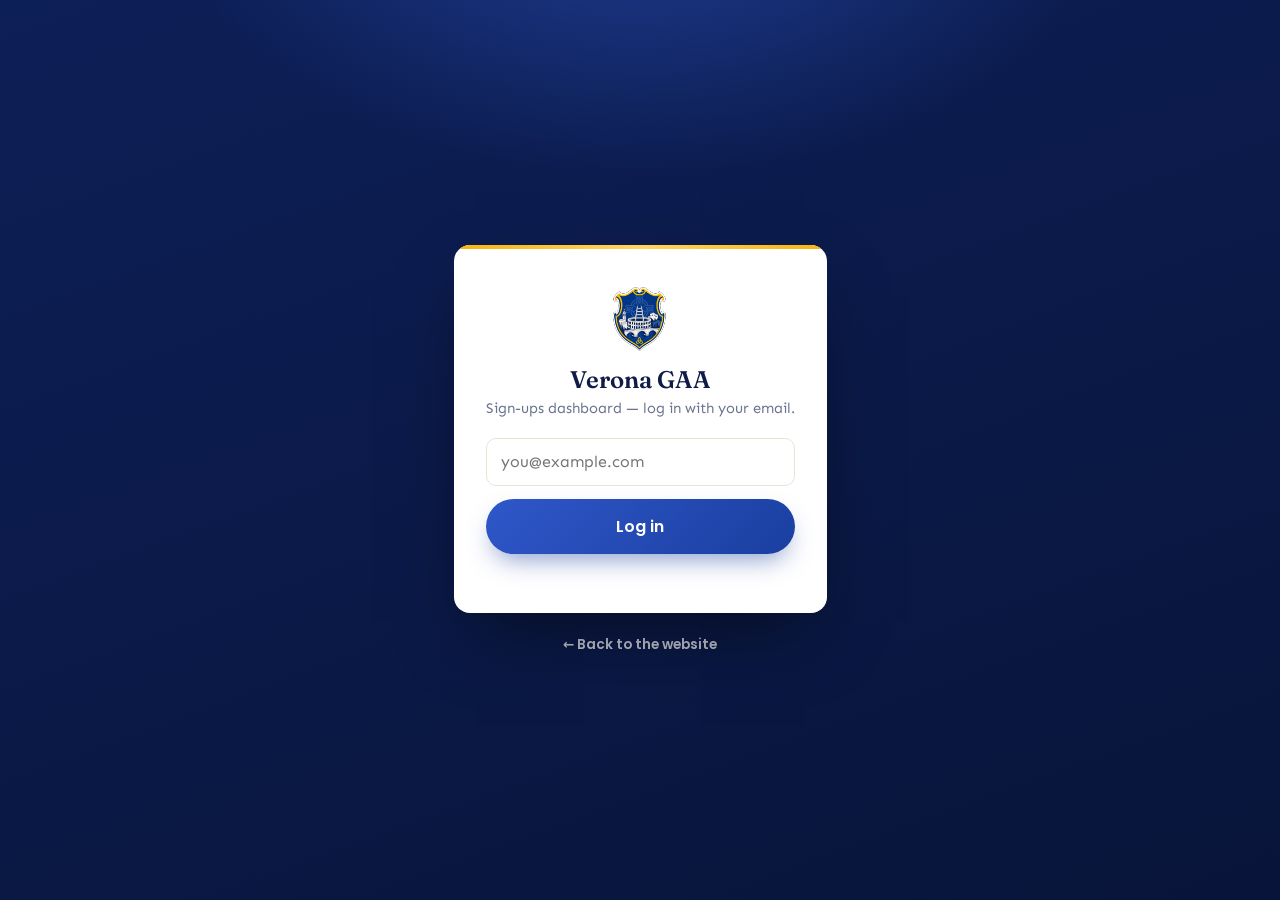
<file: admin.html>
<!DOCTYPE html>
<html lang="en">
<head>
  <meta charset="UTF-8" />
  <meta name="viewport" content="width=device-width, initial-scale=1.0" />
  <meta name="robots" content="noindex, nofollow" />
  <title>Verona GAA — Sign-ups</title>
  <link rel="preconnect" href="https://fonts.googleapis.com" />
  <link rel="preconnect" href="https://fonts.gstatic.com" crossorigin />
  <link href="https://fonts.googleapis.com/css2?family=Fraunces:opsz,wght@9..144,500;9..144,600&family=Poppins:wght@500;600;700&family=Sen:wght@400;600;700&display=swap" rel="stylesheet" />
  <style>
    :root {
      --ink:#101c47; --body:#414b66; --muted:#6b7590;
      --brand:#1a3fa0; --brand-2:#2f57c9; --accent:#d99a00; --accent-lite:#f6b40e;
      --bg:#f4f2e9; --card:#ffffff; --line:#e7e4d6; --track:#eef0f6;
      --good:#1f7a3d; --font-display:"Fraunces",Georgia,serif; --font-head:"Poppins",system-ui,sans-serif; --font-body:"Sen",system-ui,sans-serif;
      --radius:16px; --shadow:0 14px 34px -16px rgba(13,31,87,.22);
    }
    * { box-sizing:border-box; }
    body { margin:0; font-family:var(--font-body); color:var(--body); background:var(--bg); -webkit-font-smoothing:antialiased; }
    h1,h2,h3 { color:var(--ink); margin:0; }
    a { color:var(--brand); }

    /* ---- Gate ---- */
    .gate {
      min-height:100vh; display:grid; place-items:center; padding:1.5rem;
      background:
        radial-gradient(760px 460px at 50% -12%, rgba(47,87,201,.55), transparent 62%),
        linear-gradient(160deg, #0d1f57 0%, #081439 100%);
    }
    .gate-wrap { display:flex; flex-direction:column; align-items:center; }
    .gate-card { position:relative; overflow:hidden; width:min(400px,100%); background:var(--card); border-radius:var(--radius); box-shadow:0 30px 70px -22px rgba(0,0,0,.55); padding:2.5rem 2rem 2.2rem; text-align:center; }
    .gate-card::before { content:""; position:absolute; top:0; left:0; right:0; height:4px; background:linear-gradient(90deg,#f6b40e,#ffd45e,#f6b40e); }
    .gate-back { display:inline-flex; align-items:center; gap:.4rem; margin-top:1.4rem; color:rgba(255,255,255,.72); text-decoration:none; font-family:var(--font-head); font-weight:600; font-size:.85rem; transition:color .2s; }
    .gate-back:hover { color:#fff; }
    .gate-card h1 { font-family:var(--font-display); font-weight:600; font-size:1.5rem; margin-bottom:.3rem; }
    .gate-crest { height:66px; width:auto; display:block; margin:0 auto .9rem; }
    header.bar .brand { display:flex; align-items:center; gap:.9rem; }
    header.bar .brand-crest { height:56px; width:auto; }
    .gate-card p { color:var(--muted); font-size:.92rem; margin:0 0 1.3rem; }
    .gate input { width:100%; padding:.85rem .9rem; font:inherit; border:1.5px solid var(--line); border-radius:10px; margin-bottom:.8rem; }
    .gate input:focus { outline:none; border-color:var(--brand); box-shadow:0 0 0 3px rgba(26,63,160,.15); }
    .gate button { width:100%; padding:.95rem; border:0; border-radius:999px; background:linear-gradient(135deg,var(--brand-2),var(--brand)); color:#fff; font-family:var(--font-head); font-weight:600; font-size:1rem; cursor:pointer; box-shadow:0 12px 26px -8px rgba(26,63,160,.55); transition:filter .2s, transform .12s; }
    .gate button:hover { filter:brightness(1.06); }
    .gate button:active { transform:translateY(1px); }
    .gate .err { color:#a3271a; font-size:.88rem; min-height:1.2em; margin:.4rem 0 0; }

    /* ---- Dashboard ---- */
    .wrap { max-width:1080px; margin:0 auto; padding:clamp(1.2rem,4vw,2.4rem); }
    header.bar { display:flex; align-items:center; gap:1rem; flex-wrap:wrap; margin-bottom:1.6rem; }
    header.bar h1 { font-family:var(--font-display); font-weight:600; font-size:clamp(1.5rem,4vw,2rem); }
    header.bar .sub { color:var(--muted); font-size:.9rem; }
    header.bar .actions { margin-left:auto; display:flex; gap:.5rem; }
    .btn { font-family:var(--font-head); font-weight:600; font-size:.86rem; padding:.55rem 1rem; border-radius:999px; border:1px solid var(--line); background:var(--card); color:var(--ink); cursor:pointer; text-decoration:none; display:inline-block; }
    .btn:hover { border-color:var(--brand); color:var(--brand); }
    .btn-primary { background:var(--brand); color:#fff; border-color:var(--brand); }
    .btn-primary:hover { color:#fff; background:var(--brand-2); }

    .tiles { display:grid; grid-template-columns:repeat(auto-fit,minmax(150px,1fr)); gap:1rem; margin-bottom:1.4rem; }
    .tile { background:var(--card); border:1px solid var(--line); border-radius:var(--radius); padding:1.2rem 1.3rem; box-shadow:var(--shadow); }
    .tile .k { font-family:var(--font-head); font-weight:600; font-size:.72rem; letter-spacing:.08em; text-transform:uppercase; color:var(--muted); }
    .tile .v { font-family:var(--font-display); font-weight:600; font-size:2.4rem; line-height:1.05; color:var(--ink); margin-top:.2rem; }
    .tile .d { font-size:.82rem; color:var(--muted); margin-top:.15rem; }
    .tile.accent .v { color:var(--brand); }

    .grid { display:grid; grid-template-columns:1fr 1fr; gap:1.2rem; margin-bottom:1.4rem; }
    @media (max-width:720px){ .grid { grid-template-columns:1fr; } }
    .panel { background:var(--card); border:1px solid var(--line); border-radius:var(--radius); padding:1.3rem 1.4rem; box-shadow:var(--shadow); }
    .panel h2 { font-family:var(--font-head); font-weight:700; font-size:.82rem; letter-spacing:.06em; text-transform:uppercase; color:var(--muted); margin-bottom:1rem; }

    /* horizontal magnitude bars (single hue; length = value, labels direct) */
    .bars { display:flex; flex-direction:column; gap:.7rem; }
    .row { display:grid; grid-template-columns:96px 1fr auto; align-items:center; gap:.7rem; }
    .row .lbl { font-size:.9rem; color:var(--body); }
    .row .track { height:12px; background:var(--track); border-radius:999px; overflow:hidden; }
    .row .fill { height:100%; background:linear-gradient(90deg,var(--brand-2),var(--brand)); border-radius:999px; min-width:4px; transition:width .5s cubic-bezier(.2,.7,.2,1); }
    .row .num { font-family:var(--font-head); font-weight:600; font-size:.86rem; color:var(--ink); min-width:2ch; text-align:right; }

    /* over-time columns */
    .cols { display:flex; align-items:flex-end; gap:4px; height:120px; }
    .col { flex:1; display:flex; flex-direction:column; justify-content:flex-end; align-items:center; gap:4px; height:100%; }
    .col .bar { width:100%; max-width:20px; background:linear-gradient(180deg,var(--brand-2),var(--brand)); border-radius:4px 4px 0 0; min-height:2px; transition:height .5s cubic-bezier(.2,.7,.2,1); }
    .col .cap { font-size:.62rem; color:var(--muted); white-space:nowrap; }
    .empty { color:var(--muted); font-size:.9rem; padding:1rem 0; text-align:center; }

    /* table */
    .tablewrap { background:var(--card); border:1px solid var(--line); border-radius:var(--radius); box-shadow:var(--shadow); overflow-x:auto; }
    table { border-collapse:collapse; width:100%; min-width:820px; font-size:.86rem; }
    th,td { text-align:left; padding:.7rem .85rem; border-bottom:1px solid var(--line); white-space:nowrap; }
    th { font-family:var(--font-head); font-weight:600; font-size:.72rem; letter-spacing:.05em; text-transform:uppercase; color:var(--muted); position:sticky; top:0; background:var(--card); }
    tbody tr:hover { background:#faf9f3; }
    .pill { display:inline-block; font-size:.72rem; font-weight:600; font-family:var(--font-head); padding:.15rem .5rem; border-radius:999px; background:var(--track); color:var(--brand); }
    .pill.u18 { background:#fdf0d6; color:var(--accent); }
    .hide { display:none !important; }
    .qhead { font-family:var(--font-display); font-weight:600; font-size:1.4rem; color:var(--ink); margin:2.2rem 0 1rem; display:flex; align-items:center; gap:.7rem; }
    .qhead .qactions { margin-left:auto; display:flex; gap:.5rem; flex-wrap:wrap; }
    .qhead .btn { font-size:.76rem; padding:.42rem .85rem; }
    .qhead .btn[disabled] { opacity:.6; cursor:default; }
    .qnote { font-size:.84rem; color:var(--muted); margin:-.4rem 0 .9rem; }
    .qnote a { color:var(--brand); }
    /* English translation shown under a message */
    .xl { margin-top:.5rem; padding:.5rem .65rem; background:#eef2fb; border-left:3px solid var(--brand-2); border-radius:6px; color:var(--ink); }
    .xl b { font-family:var(--font-head); font-size:.64rem; letter-spacing:.08em; color:var(--brand); margin-right:.45rem; vertical-align:middle; }
    .xl-link { display:inline-block; margin-top:.4rem; font-size:.78rem; }
    .qcount { font-family:var(--font-head); font-weight:600; font-size:.8rem; color:var(--muted); background:var(--track); padding:.15rem .55rem; border-radius:999px; vertical-align:middle; margin-left:.4rem; }
    .qsub { font-family:var(--font-body); font-weight:400; font-size:.86rem; color:var(--muted); }
    .msgtable td.msg, .msgtable th.msg { white-space:normal; min-width:280px; max-width:520px; }
    /* Replied marker: shared across admins so nobody answers a question twice */
    .msgtable tr.done td:not(.status) { opacity:.55; }
    .rbtn { font-family:var(--font-head); font-weight:600; font-size:.74rem; padding:.3rem .7rem; border-radius:999px; border:1px solid var(--line); background:var(--card); color:var(--ink); cursor:pointer; }
    .rbtn:hover { border-color:var(--good); color:var(--good); }
    .rbtn[disabled] { opacity:.6; cursor:default; }
    .pill.ok { background:#e3f3e8; color:var(--good); }
    .rby { font-size:.74rem; color:var(--muted); margin-top:.2rem; }
    .rundo { border:0; background:none; padding:0; margin-left:.35rem; font:inherit; font-size:.74rem; color:var(--brand); text-decoration:underline; cursor:pointer; }
    .qsub.wait { color:var(--accent); font-weight:600; }
    .acctable { min-width:0; }
    footer { color:var(--muted); font-size:.78rem; text-align:center; margin:1.6rem 0 0; }
  </style>
</head>
<body>
  <!-- ===== Desktop-only notice ===== -->
  <section class="gate hide" id="deskonly">
    <div class="gate-wrap">
      <div class="gate-card">
        <img class="gate-crest" src="/assets/crest.png" alt="Verona GAA crest" onerror="this.style.display='none'" />
        <h1>Verona GAA</h1>
        <p>The sign-ups dashboard is available on <strong>desktop only</strong>.<br/>Please open this page on a computer.</p>
      </div>
      <a class="gate-back" href="/">&larr; Back to the website</a>
    </div>
  </section>

  <!-- ===== Login gate ===== -->
  <section class="gate" id="gate">
    <div class="gate-wrap">
      <form class="gate-card" id="gate-form">
        <img class="gate-crest" src="/assets/crest.png" alt="Verona GAA crest" onerror="this.style.display='none'" />
        <h1>Verona GAA</h1>
        <p>Sign-ups dashboard — log in with your email.</p>
        <input type="email" id="email" autocomplete="email" autocapitalize="none" spellcheck="false" placeholder="you@example.com" required />
        <button type="submit">Log in</button>
        <p class="err" id="gate-err"></p>
      </form>
      <a class="gate-back" href="/">&larr; Back to the website</a>
    </div>
  </section>

  <!-- ===== Dashboard ===== -->
  <main class="wrap hide" id="dash">
    <header class="bar">
      <div class="brand">
        <img class="brand-crest" src="/assets/crest.png" alt="Verona GAA crest" onerror="this.style.display='none'" />
        <div>
          <h1>Welcome to Verona GAA</h1>
          <div class="sub">Sign-ups dashboard · <span id="updated"></span></div>
        </div>
      </div>
      <div class="actions">
        <a class="btn" href="/">View site &#8599;</a>
        <button class="btn" id="refresh">Refresh</button>
        <button class="btn" id="csv">Export sign-ups</button>
        <button class="btn btn-primary" id="all-export" title="Every unique email from sign-ups, questions and the mailing list, as a CSV">Export all emails</button>
        <button class="btn" id="all-copy" title="Copy every unique email, comma-separated, to paste into the BCC of an invitation">Copy emails for BCC</button>
        <button class="btn" id="logout">Log out</button>
      </div>
    </header>

    <div class="tiles" id="tiles"></div>

    <div class="grid">
      <div class="panel">
        <h2>Sign-ups over time · last 14 days</h2>
        <div id="overtime"></div>
      </div>
      <div class="panel">
        <h2>Sport interest</h2>
        <div class="bars" id="sports"></div>
      </div>
      <div class="panel">
        <h2>Registering as</h2>
        <div class="bars" id="roles"></div>
      </div>
      <div class="panel">
        <h2>Page language</h2>
        <div class="bars" id="langs"></div>
      </div>
    </div>

    <div class="tablewrap">
      <table id="table">
        <thead><tr>
          <th>When</th><th>Name</th><th>Email</th><th>Phone</th><th>Role</th>
          <th>Sports</th><th>DOB</th><th>U18</th><th>Player (U18)</th><th>Lang</th><th>Consent</th>
        </tr></thead>
        <tbody id="tbody"></tbody>
      </table>
    </div>

    <h2 class="qhead">Questions <span class="qcount" id="msg-count">0</span> <span class="qsub" id="msg-awaiting"></span>
      <span class="qactions">
        <button class="btn btn-primary" id="msg-translate" type="button">Translate to English</button>
        <button class="btn" id="msg-export" type="button">Export CSV</button>
      </span>
    </h2>
    <p class="qnote" id="msg-note" hidden></p>
    <div class="tablewrap">
      <table class="msgtable">
        <thead><tr><th>Replied</th><th>When</th><th>Name</th><th>Email</th><th>Lang</th><th class="msg">Message</th></tr></thead>
        <tbody id="msg-tbody"></tbody>
      </table>
    </div>

    <h2 class="qhead">Mailing list <span class="qcount" id="sub-count">0</span> <span class="qsub">emails left in the pop-up shown when visitors leave the site</span> <span class="qactions"><button class="btn" id="sub-export" type="button">Export CSV</button></span></h2>
    <div class="tablewrap">
      <table>
        <thead><tr><th>When</th><th>Email</th><th>Language</th></tr></thead>
        <tbody id="sub-tbody"></tbody>
      </table>
    </div>

    <h2 class="qhead">Who has access <span class="qcount" id="acc-count">0</span> <span class="qsub">emails that can log in to this dashboard (the <code>ADMIN_EMAILS</code> setting in Vercel)</span> <span class="qactions"><button class="btn" id="acc-copy" type="button">Copy list</button></span></h2>
    <p class="qnote" id="acc-note" hidden></p>
    <div class="tablewrap">
      <table class="acctable">
        <thead><tr><th>#</th><th>Email</th></tr></thead>
        <tbody id="acc-tbody"></tbody>
      </table>
    </div>

    <footer>Personal data — keep this page private. Sign-ups, questions and subscribers are stored on your Vercel database.</footer>
  </main>

  <script>
  (function () {
    var K_USER = "vg_admin_user", K_KEY = "vg_admin_key";
    var gate = document.getElementById("gate");
    var dash = document.getElementById("dash");
    var deskonly = document.getElementById("deskonly");
    var items = [], msgs = [], subs = [];
    var authed = false;

    function esc(s){ return String(s==null?"":s).replace(/[&<>"]/g,function(c){return {"&":"&amp;","<":"&lt;",">":"&gt;",'"':"&quot;"}[c];}); }

    async function load(user, pw) {
      var res = await fetch("/api/submissions", { headers: { "x-admin-user": user, "x-admin-key": pw } });
      if (res.status === 401) throw new Error("That email isn't on the access list.");
      if (!res.ok) throw new Error("Couldn't load (error " + res.status + ").");
      var json = await res.json();
      return json.items || [];
    }

    function fmtDate(iso){ var d=new Date(iso); if(isNaN(d)) return ""; return d.toLocaleDateString(undefined,{day:"2-digit",month:"short"})+" "+d.toLocaleTimeString(undefined,{hour:"2-digit",minute:"2-digit"}); }

    function tile(k,v,d,accent){ return '<div class="tile'+(accent?" accent":"")+'"><div class="k">'+k+'</div><div class="v">'+v+'</div>'+(d?'<div class="d">'+d+'</div>':'')+'</div>'; }

    function bars(el, rows){
      var max = Math.max(1, Math.max.apply(null, rows.map(function(r){return r.value;})));
      el.innerHTML = rows.map(function(r){
        var pct = Math.round((r.value/max)*100);
        return '<div class="row"><span class="lbl">'+esc(r.label)+'</span>'+
               '<span class="track"><span class="fill" style="width:'+pct+'%"></span></span>'+
               '<span class="num">'+r.value+'</span></div>';
      }).join("");
    }

    function overtime(el, list){
      var days=[], now=new Date(); now.setHours(0,0,0,0);
      for (var i=13;i>=0;i--){ var d=new Date(now); d.setDate(now.getDate()-i); days.push({d:d,c:0}); }
      list.forEach(function(it){
        var t=new Date(it.received_at); if(isNaN(t)) return; t.setHours(0,0,0,0);
        for (var j=0;j<days.length;j++){ if(days[j].d.getTime()===t.getTime()){ days[j].c++; break; } }
      });
      var max=Math.max(1, Math.max.apply(null, days.map(function(x){return x.c;})));
      el.innerHTML = '<div class="cols">'+days.map(function(x){
        var h=Math.round((x.c/max)*100);
        var cap=(x.d.getDate()===1||x.d.getDay()===1)?x.d.toLocaleDateString(undefined,{day:"numeric",month:"short"}):"";
        return '<div class="col" title="'+x.d.toDateString()+': '+x.c+'"><div class="bar" style="height:'+h+'%"></div><div class="cap">'+cap+'</div></div>';
      }).join("")+'</div>';
    }

    function countBy(list, fn){ var m={}; list.forEach(function(it){ var k=fn(it); if(k==null) return; m[k]=(m[k]||0)+1; }); return m; }

    // Stat tiles. "Total sign-ups" = registration form + mailing list (the
    // pop-up), with the split underneath. Re-run whenever either list loads.
    function renderTiles(){
      var list = items, weekAgo = Date.now() - 7*24*3600*1000;
      var inWeek = function(it){ return new Date(it.received_at).getTime() >= weekAgo; };
      var total = list.length + subs.length;
      var thisWeek = list.filter(inWeek).length + subs.filter(inWeek).length;
      var players = list.filter(function(it){ return it.role==="player"; }).length;
      var u18 = list.filter(function(it){ return it.registering_for_u18==="yes"; }).length;
      document.getElementById("updated").textContent =
        list.length + " registered · " + subs.length + " on the mailing list · updated " + new Date().toLocaleTimeString();
      document.getElementById("tiles").innerHTML =
        tile("Total sign-ups", total, list.length + " registered · " + subs.length + " mailing list", true) +
        tile("This week", thisWeek, "last 7 days, both lists") +
        tile("Players", players, "of " + list.length + " registered") +
        tile("Under-18", u18, "parent-registered");
    }

    function render(list){
      items = list;
      renderTiles();

      overtime(document.getElementById("overtime"), list);

      var sportsMap = {"gaelic-football":0,"hurling":0,"camogie":0,"handball":0,"rounders":0,"not-sure":0};
      list.forEach(function(it){ (it.sports_interested||[]).forEach(function(s){ if(s in sportsMap) sportsMap[s]++; }); });
      bars(document.getElementById("sports"), [
        {label:"Football", value:sportsMap["gaelic-football"]},
        {label:"Hurling", value:sportsMap["hurling"]},
        {label:"Camogie", value:sportsMap["camogie"]},
        {label:"Handball", value:sportsMap["handball"]},
        {label:"Rounders", value:sportsMap["rounders"]},
        {label:"Not sure", value:sportsMap["not-sure"]},
      ]);

      var roleMap = countBy(list, function(it){ return it.role||"—"; });
      bars(document.getElementById("roles"), [
        {label:"Player", value:roleMap["player"]||0},
        {label:"Social", value:roleMap["social"]||0},
        {label:"Volunteer", value:roleMap["administrator"]||0},
      ]);

      var langMap = countBy(list, function(it){ return (it.page_language||"").toLowerCase(); });
      bars(document.getElementById("langs"), [
        {label:"English", value:langMap["en"]||0},
        {label:"Italiano", value:langMap["it"]||0},
      ]);

      var tb = document.getElementById("tbody");
      if (!list.length) { tb.innerHTML = '<tr><td colspan="11" class="empty">No sign-ups yet.</td></tr>'; return; }
      tb.innerHTML = list.map(function(it){
        return '<tr>'+
          '<td>'+esc(fmtDate(it.received_at))+'</td>'+
          '<td>'+esc(it.contact_name)+'</td>'+
          '<td><a href="mailto:'+esc(it.email)+'">'+esc(it.email)+'</a></td>'+
          '<td>'+esc(it.contact_number)+'</td>'+
          '<td>'+esc(it.role)+'</td>'+
          '<td>'+esc((it.sports_interested||[]).join(", "))+'</td>'+
          '<td>'+esc(it.date_of_birth)+'</td>'+
          '<td>'+(it.registering_for_u18==="yes"?'<span class="pill u18">U18</span>':'')+'</td>'+
          '<td>'+esc(it.player_name)+(it.player_dob?' ('+esc(it.player_dob)+')':'')+'</td>'+
          '<td><span class="pill">'+esc((it.page_language||"").toUpperCase())+'</span></td>'+
          '<td>'+esc(it.consent)+'</td>'+
        '</tr>';
      }).join("");
    }

    var SIGNUP_COLS = ["received_at","contact_name","email","contact_number","role","sports_interested","date_of_birth","registering_for_u18","player_name","player_dob","page_language","consent"];
    var MSG_COLS = ["received_at","name","email","message","message_en","page_language","replied_by","replied_at"];
    var SUB_COLS = ["received_at","email","page_language"];
    var ALL_COLS = ["email","name","page_language","sources","received_at"];

    // One row per unique email (case-insensitive) across sign-ups, questions and
    // the mailing list, for sending invitations. Keeps the first name found and
    // the earliest date, and lists every place the person appears in "sources".
    function allContacts(){
      var byEmail = {};
      function add(email, name, lang, when, source){
        var key = String(email||"").trim().toLowerCase();
        if (!key) return;
        var c = byEmail[key];
        if (!c) c = byEmail[key] = { email: key, name: "", page_language: "", sources: [], received_at: when };
        if (!c.name && name) c.name = name;
        if (!c.page_language && lang) c.page_language = String(lang).toUpperCase();
        if (c.sources.indexOf(source) === -1) c.sources.push(source);
        if (when && (!c.received_at || new Date(when) < new Date(c.received_at))) c.received_at = when;
      }
      items.forEach(function(it){ add(it.email, it.contact_name, it.page_language, it.received_at, "sign-up"); });
      msgs.forEach(function(it){ add(it.email, it.name, it.page_language, it.received_at, "question"); });
      subs.forEach(function(it){ add(it.email, "", it.page_language, it.received_at, "mailing list"); });
      return Object.keys(byEmail).map(function(k){ return byEmail[k]; });
    }

    // CSV with a leading "#" column. Rows are ordered oldest → newest and
    // numbered 1..N, so a person's number stays the same as new entries arrive.
    function toCSV(list, cols){
      var head = ["#"].concat(cols).join(",");
      var ordered = list.slice().sort(function(a,b){
        return (new Date(a.received_at).getTime()||0) - (new Date(b.received_at).getTime()||0);
      });
      var rows = ordered.map(function(it, i){
        return [String(i+1)].concat(cols.map(function(c){
          var v = it[c]; if (Array.isArray(v)) v = v.join("; ");
          v = String(v==null?"":v).replace(/"/g,'""');
          return '"'+v+'"';
        })).join(",");
      });
      return head+"\n"+rows.join("\n");
    }

    function download(list, cols, filename){
      if (!list || !list.length) { return; }
      // Leading BOM so Excel/Word read it as UTF-8 (accented names) without asking.
      var blob = new Blob(["﻿" + toCSV(list, cols)], {type:"text/csv;charset=utf-8"});
      var url = URL.createObjectURL(blob);
      var a = document.createElement("a");
      a.href = url; a.download = filename; a.click();
      setTimeout(function(){ URL.revokeObjectURL(url); }, 1000);
    }

    function isDesktop(){ return window.matchMedia("(min-width: 900px)").matches; }
    function ui(){
      if (!isDesktop()){ deskonly.classList.remove("hide"); gate.classList.add("hide"); dash.classList.add("hide"); return; }
      deskonly.classList.add("hide");
      if (authed){ gate.classList.add("hide"); dash.classList.remove("hide"); }
      else { gate.classList.remove("hide"); dash.classList.add("hide"); }
    }

    async function loadMessages(user, pw){
      try {
        var res = await fetch("/api/messages", { headers: { "x-admin-user": user, "x-admin-key": pw } });
        if (!res.ok) return;
        var json = await res.json();
        renderMessages(json.items || []);
      } catch (e) {}
    }
    // --- Translation of questions (English shown under the original) ---
    var translations = {};   // message key -> English text, filled by /api/translate
    var showEn = false;      // toggle state of the Translate button
    var gtFallback = false;  // API not configured: offer Google Translate links instead
    function msgKey(it){ return it.id || (it.received_at + "|" + it.email); }

    function renderMessages(list){
      msgs = list;
      var count = document.getElementById("msg-count");
      if (count) count.textContent = list.length;
      var waiting = list.filter(function(it){ return !it.replied; }).length;
      var aw = document.getElementById("msg-awaiting");
      aw.textContent = list.length ? (waiting ? waiting + " awaiting reply" : "all replied") : "";
      aw.className = "qsub" + (waiting ? " wait" : "");
      var tb = document.getElementById("msg-tbody");
      if (!list.length) { tb.innerHTML = '<tr><td colspan="6" class="empty">No questions yet.</td></tr>'; return; }
      tb.innerHTML = list.map(function(it){
        var en = translations[msgKey(it)];
        var extra = "";
        if (showEn && en) extra = '<div class="xl"><b>EN</b>'+esc(en)+'</div>';
        else if (gtFallback) extra = '<a class="xl-link" target="_blank" rel="noopener" href="https://translate.google.com/?sl=auto&tl=en&op=translate&text='+encodeURIComponent(it.message||"")+'">Open in Google Translate &#8599;</a>';
        return '<tr'+(it.replied?' class="done"':'')+'>'+
          '<td class="status">'+statusCell(it)+'</td>'+
          '<td>'+esc(fmtDate(it.received_at))+'</td>'+
          '<td>'+esc(it.name)+'</td>'+
          '<td><a href="mailto:'+esc(it.email)+'">'+esc(it.email)+'</a></td>'+
          '<td><span class="pill">'+esc((it.page_language||"").toUpperCase())+'</span></td>'+
          '<td class="msg">'+esc(it.message)+extra+'</td>'+
        '</tr>';
      }).join("");
    }

    // --- "Replied" marker (shared via /api/replied, so everyone sees who answered) ---
    function shortName(email){ return String(email||"").split("@")[0]; }
    function statusCell(it){
      if (!it.id) return "";
      if (it.replied) {
        return '<span class="pill ok">&#10003; Replied</span>'+
          '<div class="rby" title="'+esc(it.replied.by)+'">'+esc(shortName(it.replied.by))+' · '+esc(fmtDate(it.replied.at))+
          '<button class="rundo" type="button" data-undo="'+esc(it.id)+'">Undo</button></div>';
      }
      return '<button class="rbtn" type="button" data-reply="'+esc(it.id)+'">Mark replied</button>';
    }

    async function setReplied(id, replied, btn){
      var u = sessionStorage.getItem(K_USER), p = sessionStorage.getItem(K_KEY);
      var it = msgs.filter(function(m){ return m.id === id; })[0];
      if (!it) return;
      if (btn) btn.disabled = true;
      setNote("");
      try {
        var res = await fetch("/api/replied", {
          method: "POST",
          headers: { "Content-Type": "application/json", "x-admin-user": u || "", "x-admin-key": p || "" },
          body: JSON.stringify({ id: id, replied: replied }),
        });
        var json = {}; try { json = await res.json(); } catch(e){}
        if (res.status === 409 && json.replied) {
          it.replied = json.replied;
          setNote("Already marked as replied by " + esc(json.replied.by) + " (" + esc(fmtDate(json.replied.at)) + "). No need to answer again.");
        } else if (!res.ok || !json.ok) {
          throw new Error(json.error || ("error " + res.status));
        } else {
          it.replied = json.replied || undefined;
        }
        renderMessages(msgs);
      } catch (e) {
        setNote("Couldn't save (" + esc(e.message || "unknown error") + "). Please try again.");
        if (btn) btn.disabled = false;
      }
    }

    function setNote(html){ var n = document.getElementById("msg-note"); n.innerHTML = html || ""; n.hidden = !html; }
    function setTranslateBtn(){ var b = document.getElementById("msg-translate"); b.disabled = false; b.textContent = showEn ? "Hide translations" : "Translate to English"; }

    async function translateMessages(){
      var btn = document.getElementById("msg-translate");
      if (showEn) { showEn = false; setTranslateBtn(); renderMessages(msgs); return; }
      var todo = msgs.filter(function(it){ return (it.message||"").trim() && !translations[msgKey(it)]; });
      if (!todo.length) { showEn = true; setTranslateBtn(); renderMessages(msgs); return; }

      btn.disabled = true; btn.textContent = "Translating…"; setNote("");
      var u = sessionStorage.getItem(K_USER), p = sessionStorage.getItem(K_KEY);
      try {
        var res = await fetch("/api/translate", {
          method: "POST",
          headers: { "Content-Type": "application/json", "x-admin-user": u || "", "x-admin-key": p || "" },
          body: JSON.stringify({ items: todo.map(function(it){ return { id: msgKey(it), text: it.message }; }) }),
        });
        var json = {}; try { json = await res.json(); } catch(e){}
        if (res.status === 503 && /not configured/.test(json.error||"")) {
          gtFallback = true;
          setNote('Automatic translation isn\'t set up yet: add an <code>ANTHROPIC_API_KEY</code> environment variable in Vercel and redeploy (see ADMIN-SETUP.md). Until then, each message has a Google Translate link.');
          setTranslateBtn(); renderMessages(msgs); return;
        }
        if (!res.ok || !json.ok) throw new Error(json.error || ("error " + res.status));
        Object.keys(json.translations || {}).forEach(function(k){ translations[k] = json.translations[k]; });
        showEn = true; setTranslateBtn(); renderMessages(msgs);
      } catch (e) {
        setNote("Translation failed (" + esc(e.message || "unknown error") + "). Please try again.");
        setTranslateBtn();
      }
    }

    async function loadSubscribers(user, pw){
      try {
        var res = await fetch("/api/subscribers", { headers: { "x-admin-user": user, "x-admin-key": pw } });
        if (!res.ok) return;
        var json = await res.json();
        renderSubscribers(json.items || []);
      } catch (e) {}
    }
    function renderSubscribers(list){
      subs = list;
      renderTiles();
      var count = document.getElementById("sub-count");
      if (count) count.textContent = list.length;
      var tb = document.getElementById("sub-tbody");
      if (!list.length) { tb.innerHTML = '<tr><td colspan="3" class="empty">No subscribers yet.</td></tr>'; return; }
      tb.innerHTML = list.map(function(it){
        return '<tr>'+
          '<td>'+esc(fmtDate(it.received_at))+'</td>'+
          '<td><a href="mailto:'+esc(it.email)+'">'+esc(it.email)+'</a></td>'+
          '<td><span class="pill">'+esc((it.page_language||"").toUpperCase())+'</span></td>'+
        '</tr>';
      }).join("");
    }

    // --- Who has access (ADMIN_EMAILS is a Vercel Secret, so this is the only place to read it) ---
    var accessList = "";
    async function loadAccess(user, pw){
      try {
        var res = await fetch("/api/access", { headers: { "x-admin-user": user, "x-admin-key": pw } });
        if (!res.ok) return;
        renderAccess(await res.json());
      } catch (e) {}
    }
    function renderAccess(json){
      var emails = json.emails || [];
      accessList = emails.join(",");
      document.getElementById("acc-count").textContent = emails.length;
      var tb = document.getElementById("acc-tbody");
      tb.innerHTML = emails.length
        ? emails.map(function(e, i){ return '<tr><td>'+(i+1)+'</td><td>'+esc(e)+'</td></tr>'; }).join("")
        : '<tr><td colspan="2" class="empty">ADMIN_EMAILS is empty.</td></tr>';
      var extra = [];
      if ((json.users||[]).length) extra.push("Also set: named logins in ADMIN_USERS (" + json.users.map(esc).join(", ") + ").");
      if (json.shared_password) extra.push("Also set: a shared ADMIN_PASSWORD.");
      var n = document.getElementById("acc-note"); n.innerHTML = extra.join(" "); n.hidden = !extra.length;
    }

    async function attempt(user, pw, errEl){
      try {
        var list = await load(user, pw);
        authed = true;
        try { sessionStorage.setItem(K_USER, user); sessionStorage.setItem(K_KEY, pw); } catch(e){}
        ui(); render(list); loadMessages(user, pw); loadSubscribers(user, pw); loadAccess(user, pw);
      } catch (e) {
        authed = false;
        if (errEl) errEl.textContent = e.message || "Something went wrong.";
        try { sessionStorage.removeItem(K_USER); sessionStorage.removeItem(K_KEY); } catch(_){}
      }
    }

    document.getElementById("gate-form").addEventListener("submit", function(e){
      e.preventDefault();
      var email = document.getElementById("email").value.trim().toLowerCase();
      document.getElementById("gate-err").textContent = "";
      if (email) attempt(email, email, document.getElementById("gate-err"));
    });
    document.getElementById("refresh").addEventListener("click", function(){
      var u = sessionStorage.getItem(K_USER), p = sessionStorage.getItem(K_KEY);
      if (u && p) attempt(u, p, null);
    });
    document.getElementById("csv").addEventListener("click", function(){ download(items, SIGNUP_COLS, "verona-gaa-signups.csv"); });
    document.getElementById("all-export").addEventListener("click", function(){ download(allContacts(), ALL_COLS, "verona-gaa-all-emails.csv"); });
    document.getElementById("all-copy").addEventListener("click", function(){
      var b = this, list = allContacts().map(function(c){ return c.email; });
      if (!list.length || !navigator.clipboard) return;
      navigator.clipboard.writeText(list.join(", ")).then(function(){
        b.textContent = "Copied " + list.length + " emails"; setTimeout(function(){ b.textContent = "Copy emails for BCC"; }, 2000);
      });
    });
    document.getElementById("msg-export").addEventListener("click", function(){
      var withEn = msgs.map(function(it){
        return Object.assign({}, it, {
          message_en: translations[msgKey(it)] || "",
          replied_by: it.replied ? it.replied.by : "",
          replied_at: it.replied ? it.replied.at : "",
        });
      });
      download(withEn, MSG_COLS, "verona-gaa-questions.csv");
    });
    document.getElementById("msg-translate").addEventListener("click", translateMessages);
    document.getElementById("msg-tbody").addEventListener("click", function(e){
      var t = e.target.closest("[data-reply],[data-undo]");
      if (!t) return;
      if (t.hasAttribute("data-reply")) setReplied(t.getAttribute("data-reply"), true, t);
      else setReplied(t.getAttribute("data-undo"), false, t);
    });
    document.getElementById("sub-export").addEventListener("click", function(){ download(subs, SUB_COLS, "verona-gaa-mailing-list.csv"); });
    // Copies the list in the exact comma-separated form to paste into ADMIN_EMAILS.
    document.getElementById("acc-copy").addEventListener("click", function(){
      var b = this;
      if (!accessList || !navigator.clipboard) return;
      navigator.clipboard.writeText(accessList).then(function(){
        b.textContent = "Copied"; setTimeout(function(){ b.textContent = "Copy list"; }, 1500);
      });
    });
    document.getElementById("logout").addEventListener("click", function(){
      authed = false;
      try { sessionStorage.removeItem(K_USER); sessionStorage.removeItem(K_KEY); } catch(e){}
      var ef = document.getElementById("email"); if (ef) ef.value = "";
      ui();
    });
    window.addEventListener("resize", ui);

    // Resume an existing session on load (desktop only).
    var su=null, sp=null;
    try { su = sessionStorage.getItem(K_USER); sp = sessionStorage.getItem(K_KEY); } catch(e){}
    if (su && sp) attempt(su, sp, null);
    ui();
  })();
  </script>
</body>
</html>
</file>
